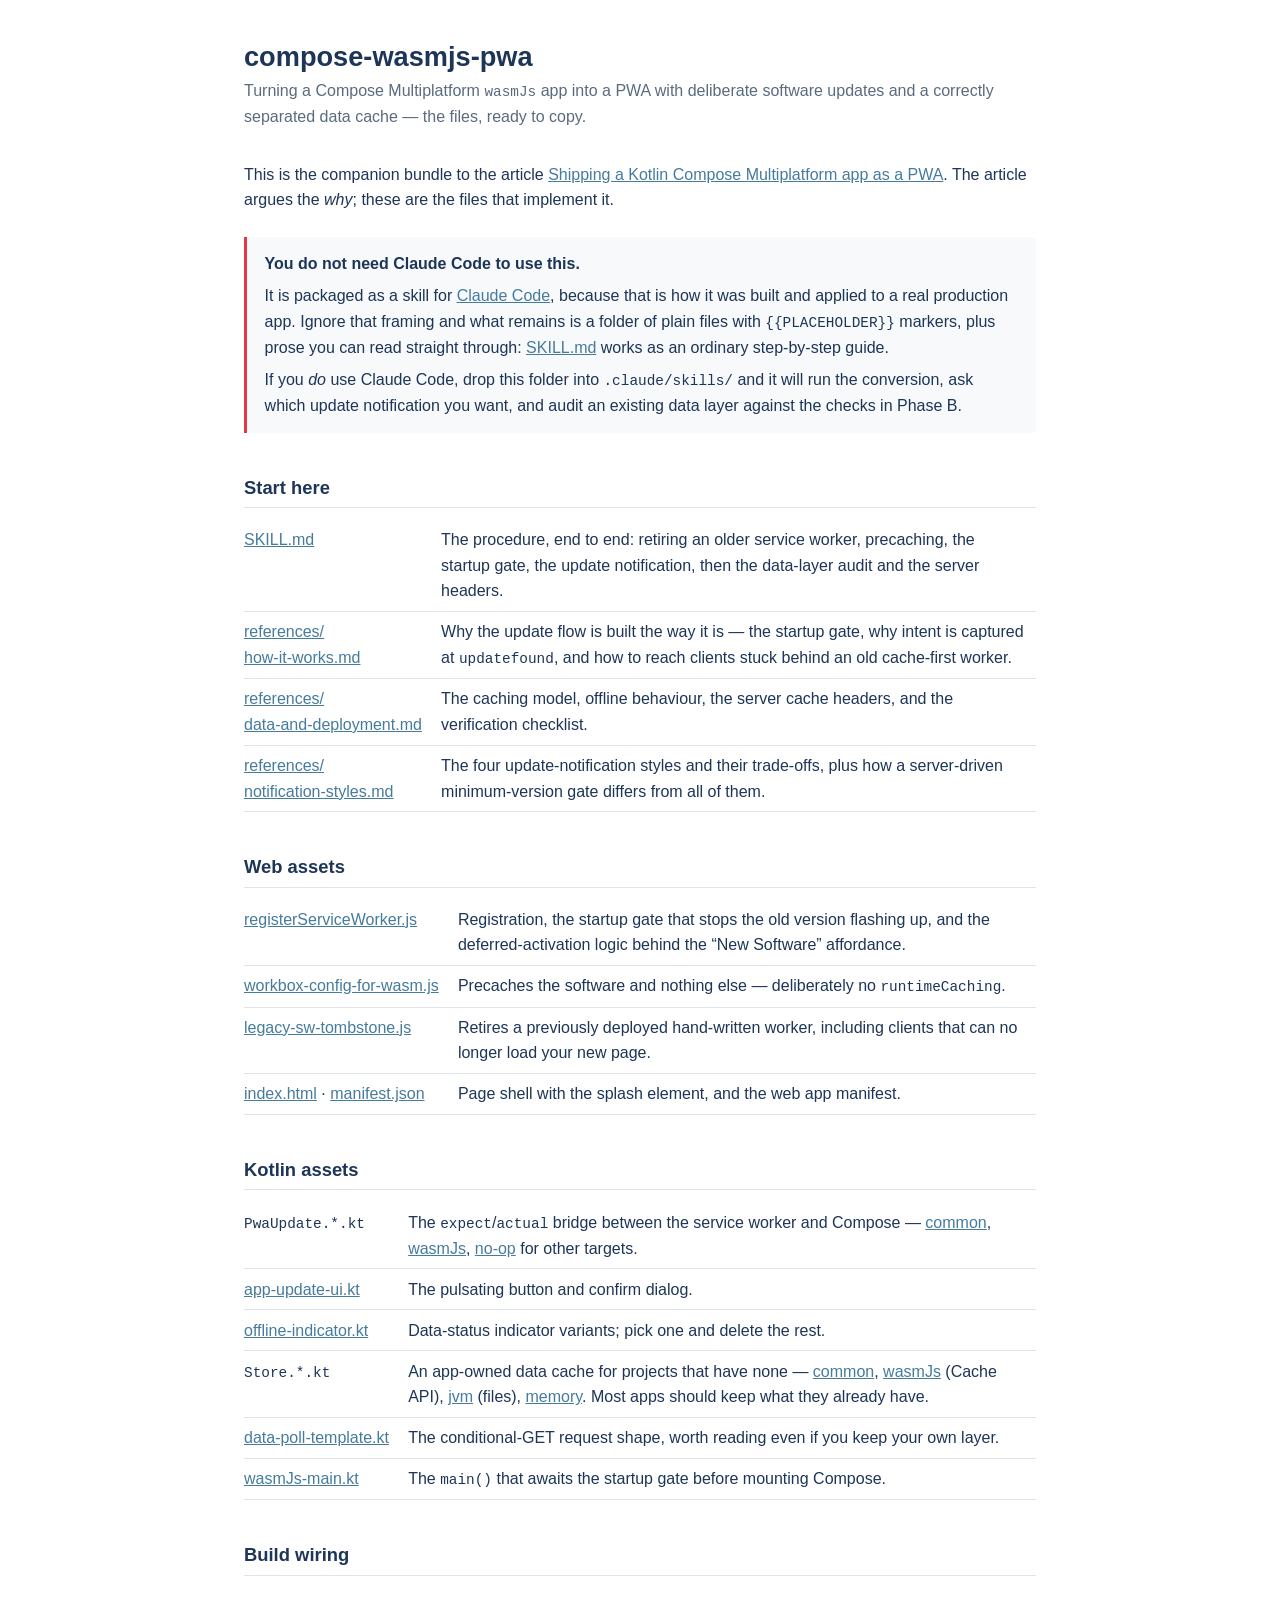
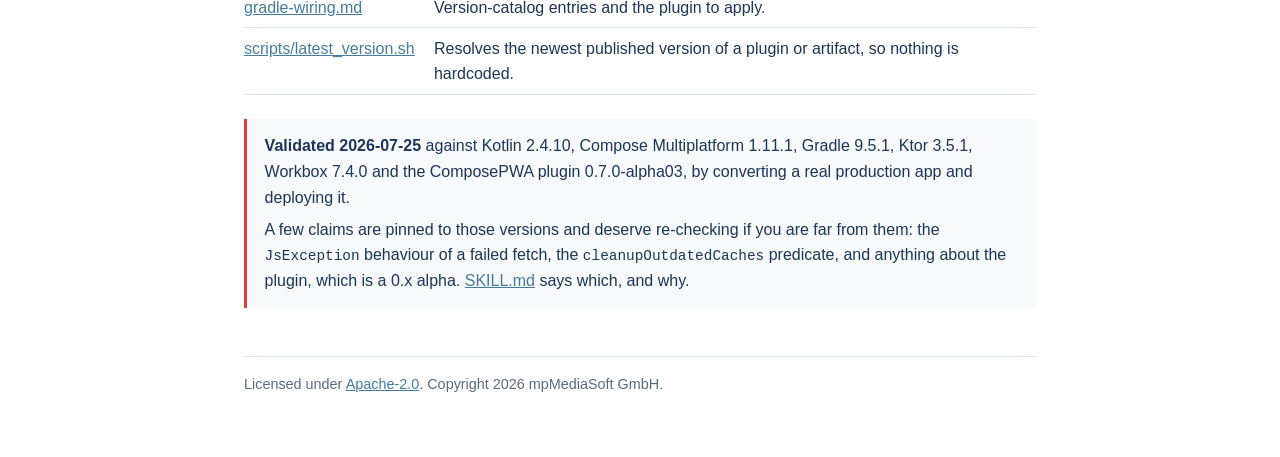
<file: .ai/skills/pwa/compose-wasmjs-pwa/index.html>
<!DOCTYPE html>
<html lang="en">
<head>
<meta charset="utf-8">
<meta name="viewport" content="width=device-width, initial-scale=1">
<title>compose-wasmjs-pwa — the bundle</title>
<style>
  :root {
    color-scheme: light dark;
    --fg: #1d3557;
    --muted: #5a6b7d;
    --bg: #ffffff;
    --card: #f7f9fb;
    --rule: #dde4ea;
    --link: #457b9d;
    --accent: #e63946;
  }
  @media (prefers-color-scheme: dark) {
    :root {
      --fg: #e8edf2; --muted: #9fb0c0; --bg: #12171c;
      --card: #1a2129; --rule: #2b3540; --link: #8ab4d0; --accent: #f07782;
    }
  }
  * { box-sizing: border-box; }
  body {
    margin: 0 auto; padding: 2.5rem 1.25rem 4rem; max-width: 52rem;
    background: var(--bg); color: var(--fg);
    font: 16px/1.6 -apple-system, BlinkMacSystemFont, "Segoe UI", Roboto, Helvetica, Arial, sans-serif;
  }
  h1 { font-size: 1.7rem; margin: 0 0 .25rem; line-height: 1.25; }
  h2 { font-size: 1.15rem; margin: 2.5rem 0 .75rem; padding-bottom: .3rem; border-bottom: 1px solid var(--rule); }
  .sub { color: var(--muted); margin: 0 0 2rem; }
  a { color: var(--link); }
  code { font-family: ui-monospace, SFMono-Regular, Menlo, Consolas, monospace; font-size: .9em; }
  .note {
    background: var(--card); border-left: 3px solid var(--accent);
    padding: .9rem 1.1rem; margin: 1.5rem 0; border-radius: 0 4px 4px 0;
  }
  .note p { margin: .4rem 0; }
  .note p:first-child { margin-top: 0; }
  .note p:last-child { margin-bottom: 0; }
  table { border-collapse: collapse; width: 100%; margin: .5rem 0 1rem; }
  td { padding: .45rem .6rem .45rem 0; vertical-align: top; border-bottom: 1px solid var(--rule); }
  td:first-child { white-space: nowrap; width: 1%; padding-right: 1.2rem; }
  td code { color: var(--fg); }
  ul { padding-left: 1.2rem; }
  li { margin: .3rem 0; }
  footer { margin-top: 3rem; padding-top: 1rem; border-top: 1px solid var(--rule); color: var(--muted); font-size: .9rem; }
  @media (max-width: 34rem) {
    td { display: block; border: 0; padding: 0; }
    td:first-child { width: auto; padding-top: .8rem; font-weight: 600; }
    tr { display: block; border-bottom: 1px solid var(--rule); padding-bottom: .6rem; }
  }
</style>
</head>
<body>

<h1>compose-wasmjs-pwa</h1>
<p class="sub">
  Turning a Compose Multiplatform <code>wasmJs</code> app into a PWA with
  deliberate software updates and a correctly separated data cache — the files,
  ready to copy.
</p>

<p>
  This is the companion bundle to the article
  <a href="../blog-pwa-updates-and-caching.html">Shipping a Kotlin Compose
  Multiplatform app as a PWA</a>. The article argues the <em>why</em>; these are
  the files that implement it.
</p>

<div class="note">
  <p><strong>You do not need Claude Code to use this.</strong></p>
  <p>
    It is packaged as a skill for <a href="https://claude.com/claude-code">Claude
    Code</a>, because that is how it was built and applied to a real production
    app. Ignore that framing and what remains is a folder of plain files with
    <code>{{PLACEHOLDER}}</code> markers, plus prose you can read straight
    through: <a href="SKILL.md">SKILL.md</a> works as an ordinary step-by-step
    guide.
  </p>
  <p>
    If you <em>do</em> use Claude Code, drop this folder into
    <code>.claude/skills/</code> and it will run the conversion, ask which update
    notification you want, and audit an existing data layer against the checks in
    Phase&nbsp;B.
  </p>
</div>

<h2>Start here</h2>
<table>
  <tr><td><a href="SKILL.md">SKILL.md</a></td>
      <td>The procedure, end to end: retiring an older service worker, precaching, the startup gate, the update notification, then the data-layer audit and the server headers.</td></tr>
  <tr><td><a href="references/how-it-works.md">references/<wbr>how-it-works.md</a></td>
      <td>Why the update flow is built the way it is — the startup gate, why intent is captured at <code>updatefound</code>, and how to reach clients stuck behind an old cache-first worker.</td></tr>
  <tr><td><a href="references/data-and-deployment.md">references/<wbr>data-and-deployment.md</a></td>
      <td>The caching model, offline behaviour, the server cache headers, and the verification checklist.</td></tr>
  <tr><td><a href="references/notification-styles.md">references/<wbr>notification-styles.md</a></td>
      <td>The four update-notification styles and their trade-offs, plus how a server-driven minimum-version gate differs from all of them.</td></tr>
</table>

<h2>Web assets</h2>
<table>
  <tr><td><a href="assets/web/registerServiceWorker.js">registerServiceWorker.js</a></td>
      <td>Registration, the startup gate that stops the old version flashing up, and the deferred-activation logic behind the “New Software” affordance.</td></tr>
  <tr><td><a href="assets/web/workbox-config-for-wasm.js">workbox-config-for-wasm.js</a></td>
      <td>Precaches the software and nothing else — deliberately no <code>runtimeCaching</code>.</td></tr>
  <tr><td><a href="assets/web/legacy-sw-tombstone.js">legacy-sw-tombstone.js</a></td>
      <td>Retires a previously deployed hand-written worker, including clients that can no longer load your new page.</td></tr>
  <tr><td><a href="assets/web/index.html">index.html</a> · <a href="assets/web/manifest.json">manifest.json</a></td>
      <td>Page shell with the splash element, and the web app manifest.</td></tr>
</table>

<h2>Kotlin assets</h2>
<table>
  <tr><td><code>PwaUpdate.*.kt</code></td>
      <td>The <code>expect</code>/<code>actual</code> bridge between the service worker and Compose — <a href="assets/kotlin/PwaUpdate.common.kt">common</a>, <a href="assets/kotlin/PwaUpdate.wasmJs.kt">wasmJs</a>, <a href="assets/kotlin/PwaUpdate.noop.kt">no-op</a> for other targets.</td></tr>
  <tr><td><a href="assets/kotlin/app-update-ui.kt">app-update-ui.kt</a></td>
      <td>The pulsating button and confirm dialog.</td></tr>
  <tr><td><a href="assets/kotlin/offline-indicator.kt">offline-indicator.kt</a></td>
      <td>Data-status indicator variants; pick one and delete the rest.</td></tr>
  <tr><td><code>Store.*.kt</code></td>
      <td>An app-owned data cache for projects that have none — <a href="assets/kotlin/Store.common.kt">common</a>, <a href="assets/kotlin/Store.wasmJs.kt">wasmJs</a> (Cache API), <a href="assets/kotlin/Store.jvm.kt">jvm</a> (files), <a href="assets/kotlin/Store.memory.kt">memory</a>. Most apps should keep what they already have.</td></tr>
  <tr><td><a href="assets/kotlin/data-poll-template.kt">data-poll-template.kt</a></td>
      <td>The conditional-GET request shape, worth reading even if you keep your own layer.</td></tr>
  <tr><td><a href="assets/kotlin/wasmJs-main.kt">wasmJs-main.kt</a></td>
      <td>The <code>main()</code> that awaits the startup gate before mounting Compose.</td></tr>
</table>

<h2>Build wiring</h2>
<table>
  <tr><td><a href="assets/gradle/gradle-wiring.md">gradle-wiring.md</a></td>
      <td>Version-catalog entries and the plugin to apply.</td></tr>
  <tr><td><a href="scripts/latest_version.sh">scripts/latest_version.sh</a></td>
      <td>Resolves the newest published version of a plugin or artifact, so nothing is hardcoded.</td></tr>
</table>

<div class="note">
  <p>
    <strong>Validated 2026-07-25</strong> against Kotlin 2.4.10, Compose
    Multiplatform 1.11.1, Gradle 9.5.1, Ktor 3.5.1, Workbox 7.4.0 and the
    ComposePWA plugin 0.7.0-alpha03, by converting a real production app and
    deploying it.
  </p>
  <p>
    A few claims are pinned to those versions and deserve re-checking if you are
    far from them: the <code>JsException</code> behaviour of a failed fetch, the
    <code>cleanupOutdatedCaches</code> predicate, and anything about the plugin,
    which is a 0.x alpha. <a href="SKILL.md">SKILL.md</a> says which, and why.
  </p>
</div>

<footer>
  Licensed under <a href="LICENSE">Apache-2.0</a>. Copyright 2026 mpMediaSoft GmbH.
</footer>

</body>
</html>
</file>
